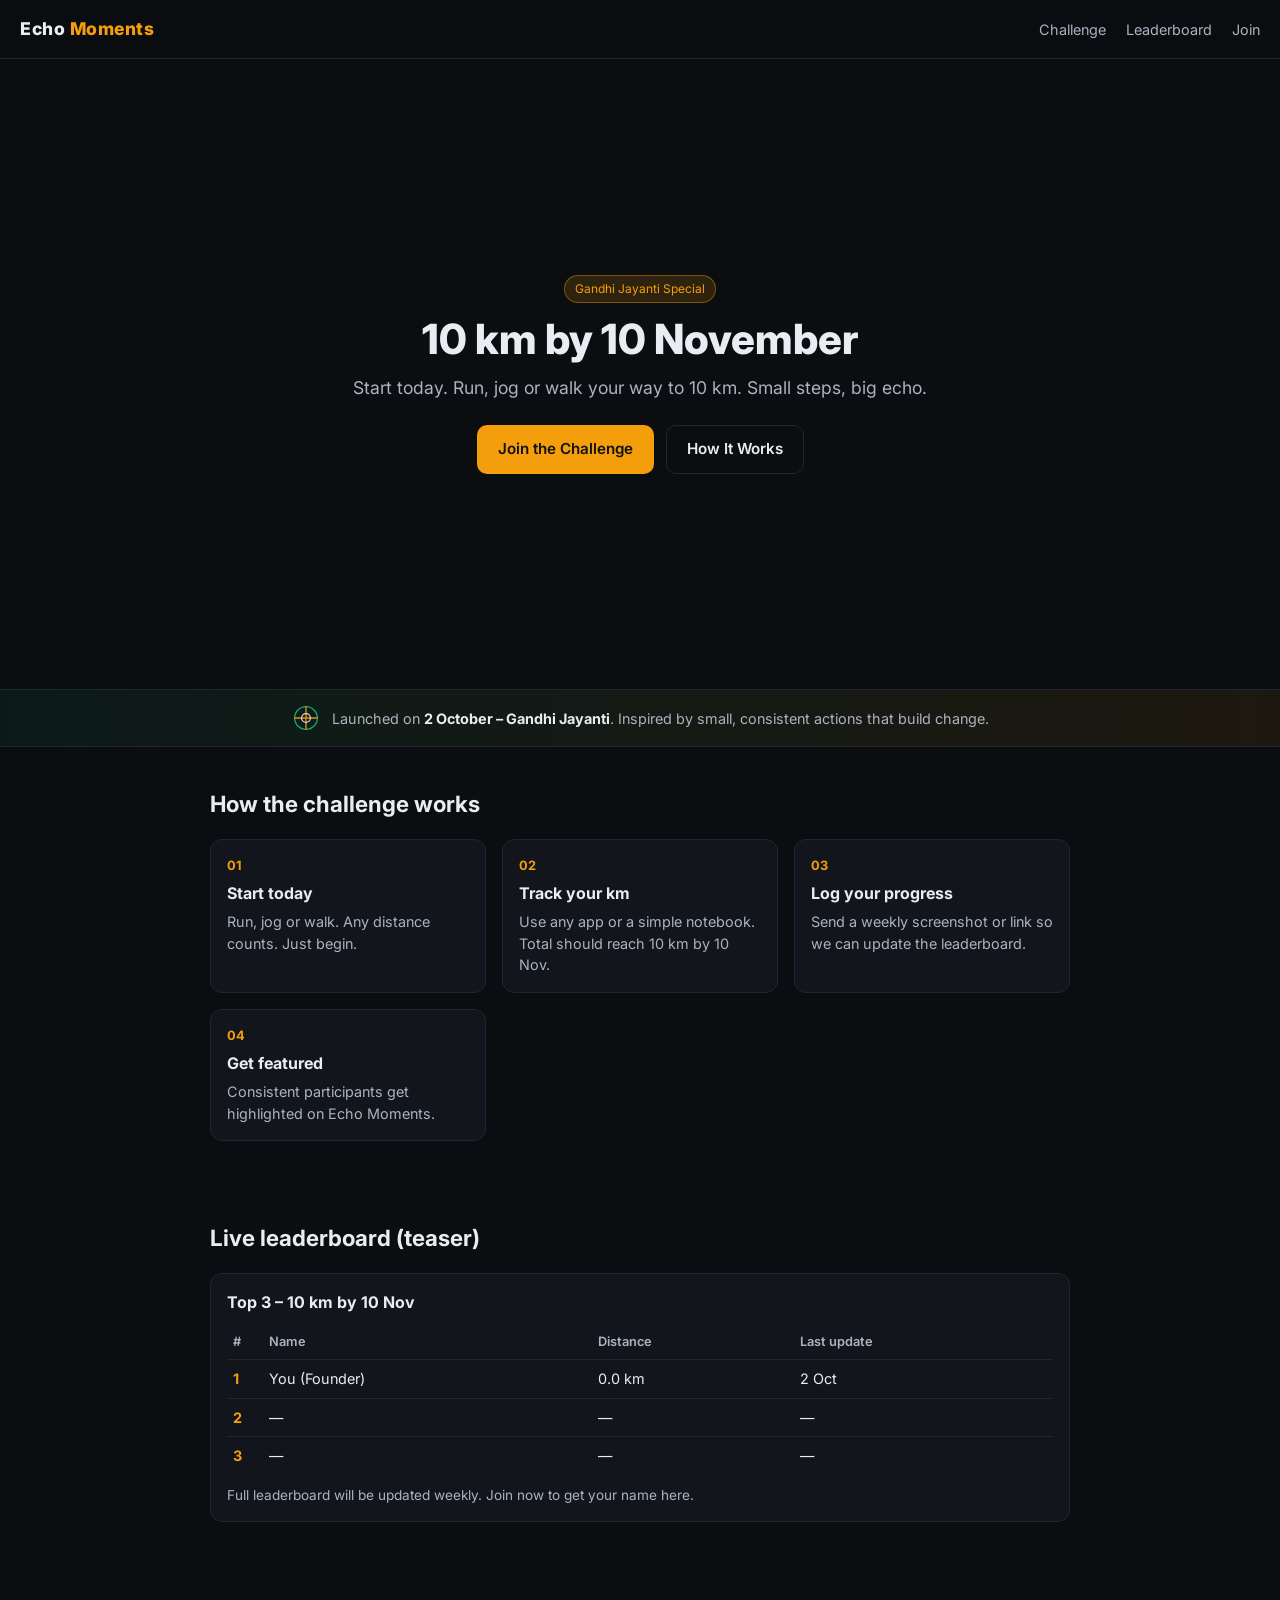
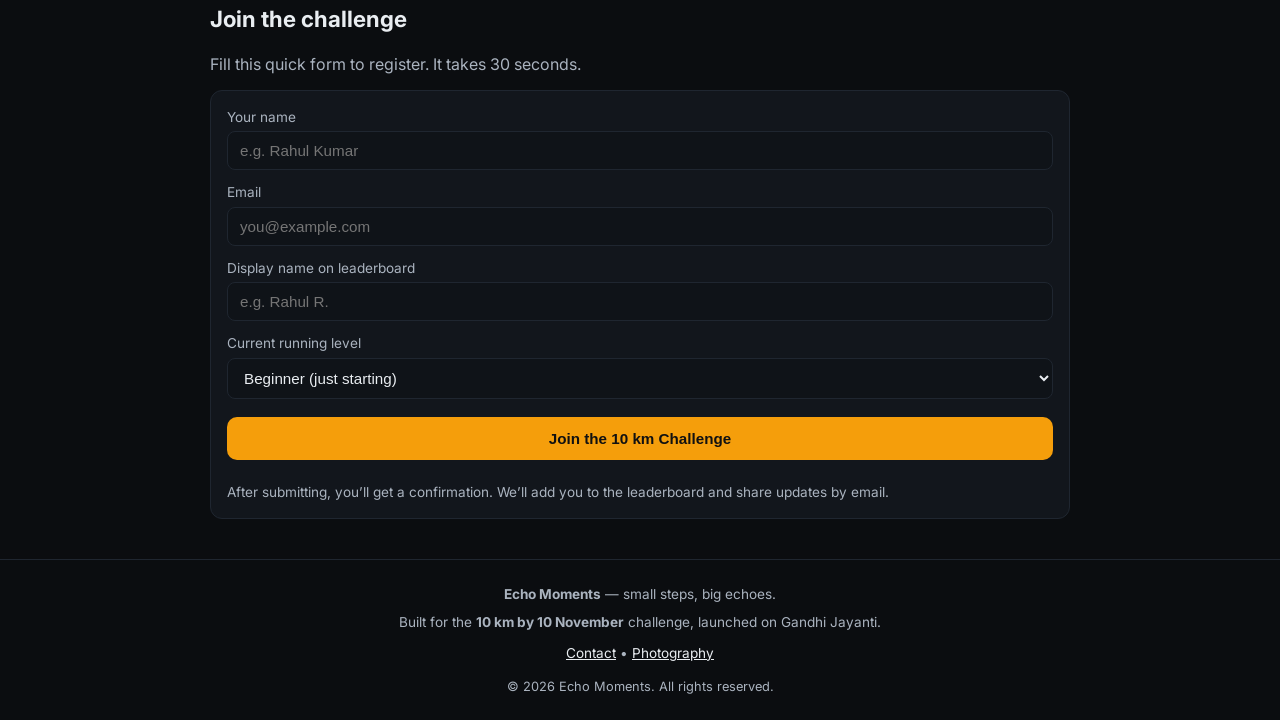
<file: index.html>
<!DOCTYPE html>
<html lang="en">
<head>
  <meta charset="UTF-8" />
  <title>Echo Moments — 10 km by 10 Nov Challenge</title>
  <meta name="viewport" content="width=device-width, initial-scale=1" />
  <meta name="description" content="Start today. Run, jog or walk 10 km by 10 November. A simple Gandhi Jayanti challenge from Echo Moments." />

  <!-- Google Fonts -->
  <link rel="preconnect" href="https://fonts.googleapis.com" />
  <link rel="preconnect" href="https://fonts.gstatic.com" crossorigin />
  <link href="https://fonts.googleapis.com/css2?family=Inter:wght@400;600;800&display=swap" rel="stylesheet" />

  <style>
    :root {
      --bg: #0b0d10;
      --text: #e9edf1;
      --muted: #aab3bf;
      --accent: #f59e0b; /* warm orange */
      --accent-2: #10b981; /* green for Gandhi / growth */
      --card: #12161c;
      --border: #1f2630;
    }

    * {
      box-sizing: border-box;
      margin: 0;
      padding: 0;
    }

    body {
      font-family: 'Inter', system-ui, -apple-system, sans-serif;
      background: var(--bg);
      color: var(--text);
      line-height: 1.5;
    }

    a {
      color: inherit;
      text-decoration: none;
    }

    /* Header */
    header {
      display: flex;
      align-items: center;
      justify-content: space-between;
      padding: 16px 20px;
      border-bottom: 1px solid var(--border);
      position: sticky;
      top: 0;
      background: rgba(11,13,16,0.9);
      backdrop-filter: blur(6px);
      z-index: 10;
    }

    .logo {
      font-weight: 800;
      font-size: 1.1rem;
      letter-spacing: 0.5px;
    }

    .logo span {
      color: var(--accent);
    }

    nav a {
      font-size: 0.9rem;
      color: var(--muted);
      margin-left: 16px;
    }

    nav a:hover {
      color: var(--text);
    }

    /* Hero */
    .hero {
      position: relative;
      min-height: 70vh;
      display: flex;
      align-items: center;
      justify-content: center;
      text-align: center;
      padding: 40px 20px;
      overflow: hidden;
      background:
        linear-gradient(180deg, rgba(11,13,16,0.6), rgba(11,13,16,0.9)),
        url('https://images.pexels.com/photos/17843096/pexels-photo-17843096.jpeg?auto=compress&cs=tinysrgb&w=1600')
        center / cover no-repeat;
    }

    .hero-inner {
      max-width: 720px;
    }

    .badge {
      display: inline-block;
      font-size: 0.75rem;
      padding: 4px 10px;
      border-radius: 999px;
      background: rgba(245, 158, 11, 0.15);
      color: var(--accent);
      border: 1px solid rgba(245, 158, 11, 0.4);
      margin-bottom: 14px;
    }

    h1 {
      font-size: clamp(1.8rem, 5vw, 2.6rem);
      font-weight: 800;
      line-height: 1.1;
      margin-bottom: 12px;
    }

    .sub {
      font-size: clamp(0.95rem, 2.5vw, 1.1rem);
      color: var(--muted);
      margin-bottom: 24px;
    }

    .cta-row {
      display: flex;
      gap: 12px;
      justify-content: center;
      flex-wrap: wrap;
    }

    .btn {
      display: inline-block;
      padding: 12px 20px;
      border-radius: 10px;
      font-weight: 600;
      font-size: 0.95rem;
      border: 1px solid transparent;
      transition: transform 0.15s ease, background 0.2s ease, border-color 0.2s ease;
    }

    .btn:hover {
      transform: translateY(-1px);
    }

    .btn-primary {
      background: var(--accent);
      color: #111;
    }

    .btn-secondary {
      background: transparent;
      color: var(--text);
      border-color: var(--border);
    }

    /* Gandhi Jayanti strip */
    .gandhi-strip {
      display: flex;
      align-items: center;
      justify-content: center;
      gap: 12px;
      padding: 14px 20px;
      background: linear-gradient(90deg, rgba(16,185,129,0.08), rgba(245,158,11,0.08));
      border-top: 1px solid var(--border);
      border-bottom: 1px solid var(--border);
      font-size: 0.9rem;
      color: var(--muted);
      flex-wrap: wrap;
    }

    .gandhi-strip strong {
      color: var(--text);
    }

    .charkha {
      width: 28px;
      height: 28px;
      opacity: 0.9;
    }

    /* How it works */
    .section {
      padding: 40px 20px;
      max-width: 900px;
      margin: 0 auto;
    }

    .section-title {
      font-size: 1.4rem;
      font-weight: 700;
      margin-bottom: 16px;
    }

    .steps {
      display: grid;
      grid-template-columns: repeat(auto-fit, minmax(220px, 1fr));
      gap: 16px;
      margin-top: 18px;
    }

    .step {
      background: var(--card);
      border: 1px solid var(--border);
      border-radius: 12px;
      padding: 16px;
    }

    .step-num {
      font-size: 0.8rem;
      color: var(--accent);
      font-weight: 700;
      margin-bottom: 6px;
    }

    .step h3 {
      font-size: 1rem;
      margin-bottom: 6px;
    }

    .step p {
      font-size: 0.9rem;
      color: var(--muted);
    }

    /* Leaderboard teaser */
    .leaderboard-card {
      background: var(--card);
      border: 1px solid var(--border);
      border-radius: 12px;
      padding: 16px;
      margin-top: 18px;
    }

    .lb-title {
      font-size: 1rem;
      font-weight: 700;
      margin-bottom: 10px;
    }

    .lb-table {
      width: 100%;
      border-collapse: collapse;
      font-size: 0.9rem;
    }

    .lb-table th,
    .lb-table td {
      text-align: left;
      padding: 8px 6px;
      border-bottom: 1px solid var(--border);
    }

    .lb-table th {
      color: var(--muted);
      font-weight: 600;
      font-size: 0.8rem;
    }

    .lb-table tr:last-child td {
      border-bottom: none;
    }

    .rank {
      width: 36px;
      text-align: center;
      font-weight: 700;
      color: var(--accent);
    }

    .join-note {
      font-size: 0.85rem;
      color: var(--muted);
      margin-top: 10px;
    }

    /* Footer */
    footer {
      border-top: 1px solid var(--border);
      padding: 24px 20px;
      text-align: center;
      color: var(--muted);
      font-size: 0.85rem;
    }

    footer a {
      color: var(--text);
      text-decoration: underline;
    }

    /* Responsive tweaks */
    @media (max-width: 600px) {
      .cta-row {
        flex-direction: column;
        align-items: stretch;
      }
      .btn {
        text-align: center;
      }
    }
  </style>
</head>
<body>

  <!-- Header -->
  <header>
    <div class="logo">Echo <span>Moments</span></div>
    <nav>
      <a href="#challenge">Challenge</a>
      <a href="#leaderboard">Leaderboard</a>
      <a href="#join">Join</a>
    </nav>
  </header>

  <!-- Hero -->
  <section class="hero">
    <div class="hero-inner">
      <span class="badge">Gandhi Jayanti Special</span>
      <h1>10 km by 10 November</h1>
      <p class="sub">
        Start today. Run, jog or walk your way to 10 km. Small steps, big echo.
      </p>
      <div class="cta-row">
        <a class="btn btn-primary" href="#join">Join the Challenge</a>
        <a class="btn btn-secondary" href="#how">How It Works</a>
      </div>
    </div>
  </section>

  <!-- Gandhi Jayanti strip -->
  <div class="gandhi-strip">
    <!-- Simple inline charkha SVG -->
    <svg class="charkha" viewBox="0 0 64 64" fill="none" xmlns="http://www.w3.org/2000/svg">
      <circle cx="32" cy="32" r="26" stroke="#10b981" stroke-width="3"/>
      <path d="M32 6v52M6 32h52" stroke="#f59e0b" stroke-width="3" stroke-linecap="round"/>
      <circle cx="32" cy="32" r="10" stroke="#e9edf1" stroke-width="3"/>
    </svg>
    <div>
      Launched on <strong>2 October – Gandhi Jayanti</strong>.  
      Inspired by small, consistent actions that build change.
    </div>
  </div>

  <!-- How it works -->
  <section id="how" class="section">
    <h2 class="section-title">How the challenge works</h2>
    <div class="steps">
      <div class="step">
        <div class="step-num">01</div>
        <h3>Start today</h3>
        <p>Run, jog or walk. Any distance counts. Just begin.</p>
      </div>
      <div class="step">
        <div class="step-num">02</div>
        <h3>Track your km</h3>
        <p>Use any app or a simple notebook. Total should reach 10 km by 10 Nov.</p>
      </div>
      <div class="step">
        <div class="step-num">03</div>
        <h3>Log your progress</h3>
        <p>Send a weekly screenshot or link so we can update the leaderboard.</p>
      </div>
      <div class="step">
        <div class="step-num">04</div>
        <h3>Get featured</h3>
        <p>Consistent participants get highlighted on Echo Moments.</p>
      </div>
    </div>
  </section>

  <!-- Leaderboard teaser -->
  <section id="leaderboard" class="section">
    <h2 class="section-title">Live leaderboard (teaser)</h2>
    <div class="leaderboard-card">
      <div class="lb-title">Top 3 – 10 km by 10 Nov</div>
      <table class="lb-table">
        <thead>
          <tr>
            <th class="rank">#</th>
            <th>Name</th>
            <th>Distance</th>
            <th>Last update</th>
          </tr>
        </thead>
        <tbody>
          <!-- Edit these rows as people join -->
          <tr>
            <td class="rank">1</td>
            <td>You (Founder)</td>
            <td>0.0 km</td>
            <td>2 Oct</td>
          </tr>
          <tr>
            <td class="rank">2</td>
            <td>—</td>
            <td>—</td>
            <td>—</td>
          </tr>
          <tr>
            <td class="rank">3</td>
            <td>—</td>
            <td>—</td>
            <td>—</td>
          </tr>
        </tbody>
      </table>
      <p class="join-note">
        Full leaderboard will be updated weekly. Join now to get your name here.
      </p>
    </div>
  </section>

  <!-- Join section -->
  <section id="join" class="section">
    <h2 class="section-title">Join the challenge</h2>
    <p style="color: var(--muted); margin-bottom: 14px;">
      Fill this quick form to register. It takes 30 seconds.
    </p>

    <!-- Replace ACTION with your Google Form / Tally / Typeform URL -->
    <form
      action="https://forms.gle/b3squjN2DBmxyEnc7"
      method="POST"
      target="_blank"
      style="
        background: var(--card);
        border: 1px solid var(--border);
        border-radius: 12px;
        padding: 16px;
        display: grid;
        gap: 12px;
      "
    >
      <div>
        <label style="display:block; font-size:0.85rem; color:var(--muted); margin-bottom:4px;">
          Your name
        </label>
        <input
          type="text"
          name="entry.YOUR_NAME_FIELD_ID"
          required
          placeholder="e.g. Rahul Kumar"
          style="
            width:100%;
            padding:10px 12px;
            border-radius:8px;
            border:1px solid var(--border);
            background:#0f1318;
            color:var(--text);
            font-size:0.95rem;
          "
        />
      </div>

      <div>
        <label style="display:block; font-size:0.85rem; color:var(--muted); margin-bottom:4px;">
          Email
        </label>
        <input
          type="email"
          name="entry.YOUR_EMAIL_FIELD_ID"
          required
          placeholder="you@example.com"
          style="
            width:100%;
            padding:10px 12px;
            border-radius:8px;
            border:1px solid var(--border);
            background:#0f1318;
            color:var(--text);
            font-size:0.95rem;
          "
        />
      </div>

      <div>
        <label style="display:block; font-size:0.85rem; color:var(--muted); margin-bottom:4px;">
          Display name on leaderboard
        </label>
        <input
          type="text"
          name="entry.YOUR_DISPLAY_NAME_FIELD_ID"
          placeholder="e.g. Rahul R."
          style="
            width:100%;
            padding:10px 12px;
            border-radius:8px;
            border:1px solid var(--border);
            background:#0f1318;
            color:var(--text);
            font-size:0.95rem;
          "
        />
      </div>

      <div>
        <label style="display:block; font-size:0.85rem; color:var(--muted); margin-bottom:4px;">
          Current running level
        </label>
        <select
          name="entry.YOUR_LEVEL_FIELD_ID"
          style="
            width:100%;
            padding:10px 12px;
            border-radius:8px;
            border:1px solid var(--border);
            background:#0f1318;
            color:var(--text);
            font-size:0.95rem;
          "
        >
          <option value="Beginner">Beginner (just starting)</option>
          <option value="Intermediate">Intermediate (some running experience)</option>
          <option value="Advanced">Advanced (regular runner)</option>
        </select>
      </div>

      <button
        type="submit"
        class="btn btn-primary"
        style="width:100%; margin-top: 6px;"
      >
        Join the 10 km Challenge
      </button>

      <p class="join-note">
        After submitting, you’ll get a confirmation. We’ll add you to the leaderboard and share updates by email.
      </p>
    </form>
  </section>

  <!-- Footer -->
  <footer>
    <div style="max-width: 900px; margin: 0 auto;">
      <div style="margin-bottom: 8px;">
        <strong>Echo Moments</strong> — small steps, big echoes.
      </div>
      <div>
        Built for the <strong>10 km by 10 November</strong> challenge, launched on Gandhi Jayanti.
      </div>
      <div style="margin-top: 10px;">
        <a href="mailto:your-email@example.com">Contact</a> •
        <a href="/portfolio">Photography</a>
      </div>
      <div style="margin-top: 14px; font-size: 0.8rem;">
        © 2026 Echo Moments. All rights reserved.
      </div>
    </div>
  </footer>

</body>
</html>
</file>
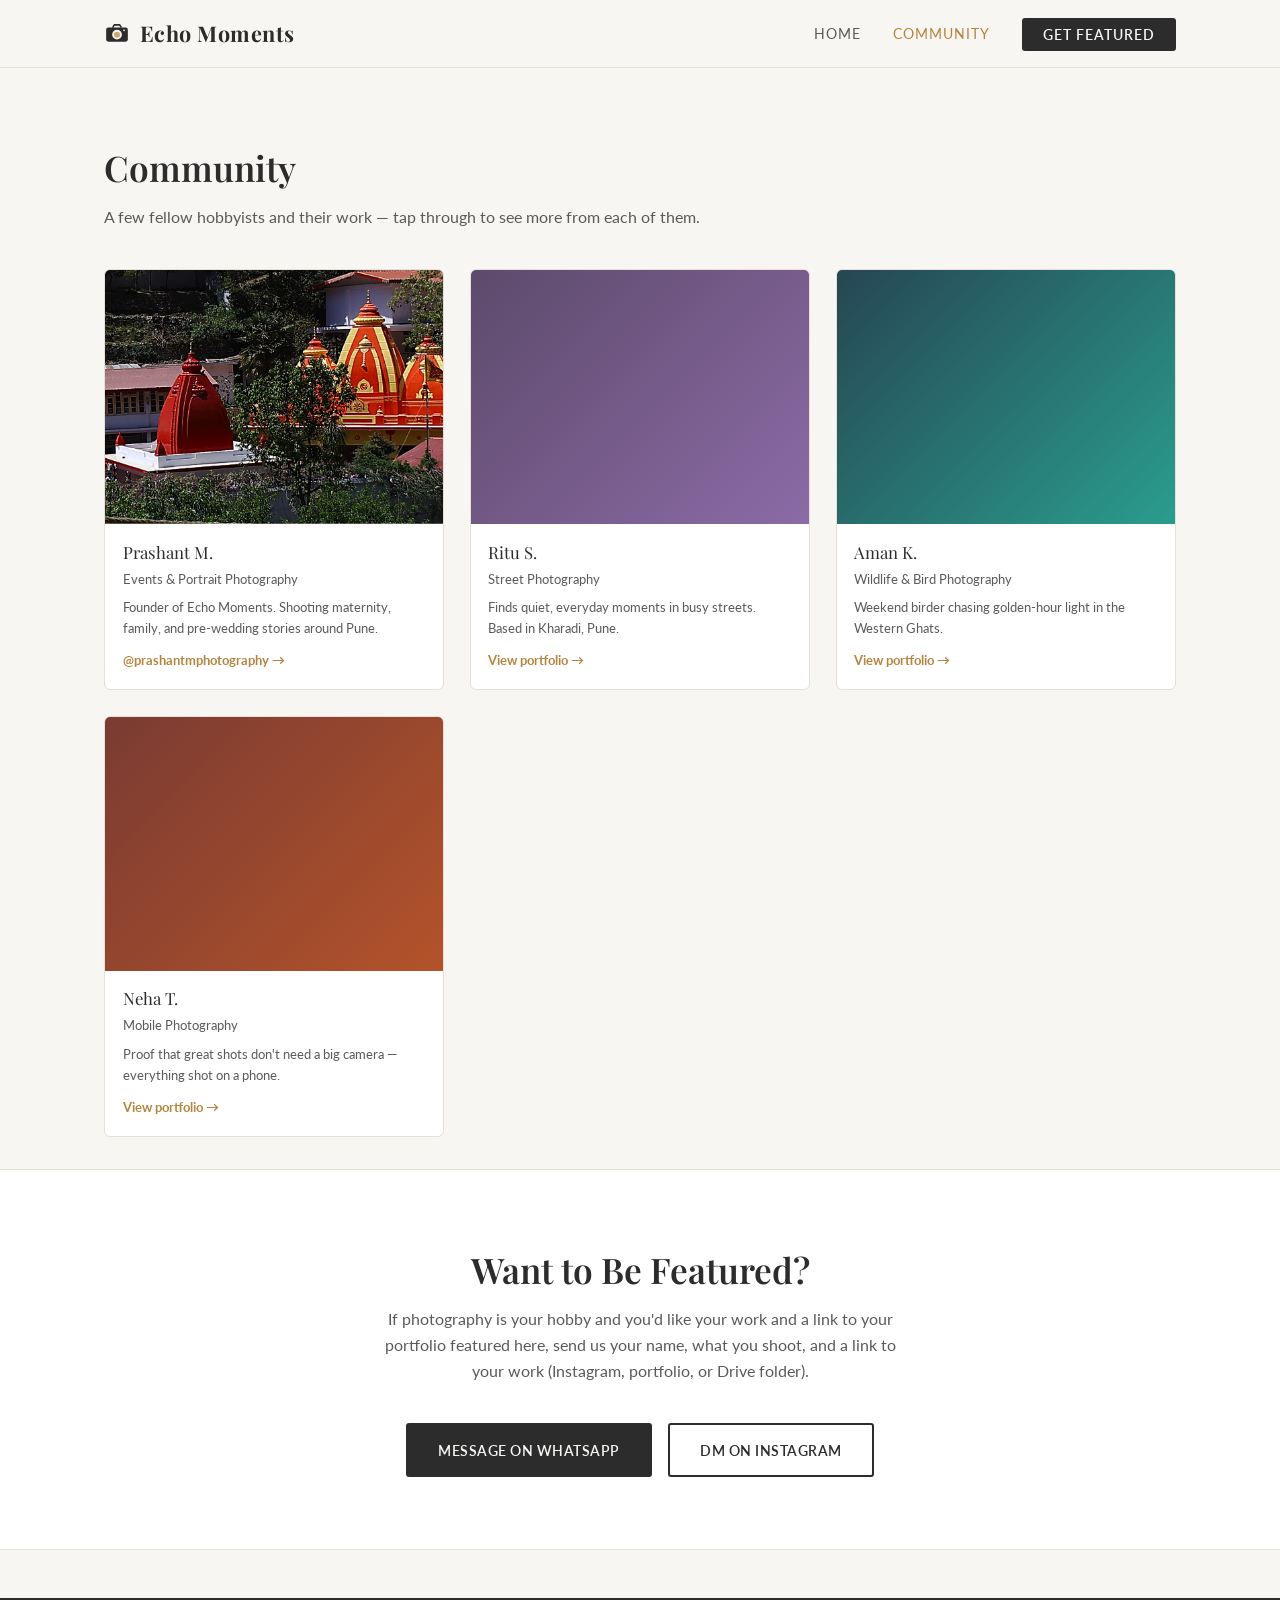
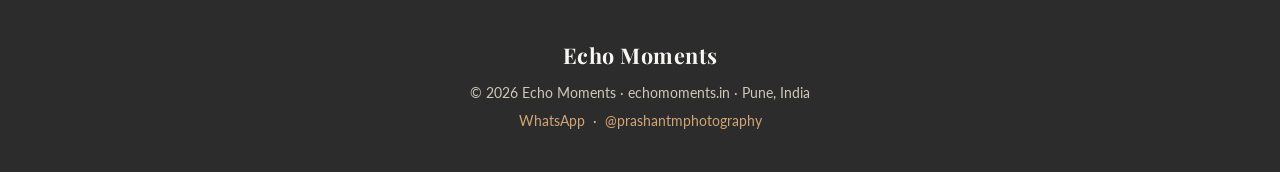
<file: community.html>
<!DOCTYPE html>
<html lang="en">
<head>
<meta charset="UTF-8">
<meta name="viewport" content="width=device-width, initial-scale=1.0">
<title>Community | Echo Moments</title>
<meta name="description" content="Meet the hobbyist and emerging photographers featured by Echo Moments — and their work.">
<link rel="preconnect" href="https://fonts.googleapis.com">
<link href="https://fonts.googleapis.com/css2?family=Playfair+Display:wght@500;600;700&family=Lato:wght@300;400;700&display=swap" rel="stylesheet">
<link rel="stylesheet" href="css/style.css">
</head>
<body>

<nav class="nav">
  <div class="nav-inner">
    <a href="index.html" class="brand">
      <svg width="26" height="26" viewBox="0 0 48 48" fill="none">
        <rect x="4" y="14" width="40" height="26" rx="4" fill="#2c2c2c"/>
        <path d="M16 14L19 9H29L32 14" stroke="#2c2c2c" stroke-width="3" fill="none" stroke-linejoin="round"/>
        <circle cx="24" cy="27" r="9" fill="#f8f6f3"/>
        <circle cx="24" cy="27" r="5.5" fill="#d4a574"/>
        <circle cx="37" cy="19" r="1.6" fill="#f8f6f3"/>
      </svg>
      Echo Moments
    </a>
    <button class="nav-toggle" aria-label="Menu">☰</button>
    <ul class="nav-links">
      <li><a href="index.html">Home</a></li>
      <li><a href="community.html" class="active">Community</a></li>
      <li><a href="#get-featured" class="nav-cta">Get Featured</a></li>
    </ul>
  </div>
</nav>

<section class="section" style="padding-bottom:2rem;">
  <div class="container">
    <h2 class="section-title">Community</h2>
    <p class="section-sub">A few fellow hobbyists and their work — tap through to see more from each of them.</p>
    <div id="communityGrid" class="photo-grid"></div>
  </div>
</section>

<section class="section" id="get-featured" style="background:var(--card);border-top:1px solid var(--line);border-bottom:1px solid var(--line);">
  <div class="container center">
    <h2 class="section-title">Want to Be Featured?</h2>
    <p class="section-sub" style="max-width:520px;margin-left:auto;margin-right:auto;">
      If photography is your hobby and you'd like your work and a link to your portfolio featured here,
      send us your name, what you shoot, and a link to your work (Instagram, portfolio, or Drive folder).
    </p>
    <div class="hero-actions" style="justify-content:center;">
      <a href="https://wa.me/919764500096?text=Hi!%20I'd%20like%20to%20be%20featured%20on%20the%20Echo%20Moments%20community%20page." target="_blank" rel="noopener" class="btn btn-primary">Message on WhatsApp</a>
      <a href="https://instagram.com/prashantmphotography" target="_blank" rel="noopener" class="btn btn-outline">DM on Instagram</a>
    </div>
  </div>
</section>

<footer>
  <div class="brand">Echo Moments</div>
  <p>&copy; 2026 Echo Moments · echomoments.in · Pune, India</p>
  <p style="margin-top:0.4rem;">
    <a href="https://wa.me/919764500096" target="_blank" rel="noopener" style="color:#d4a574;">WhatsApp</a>
    &nbsp;·&nbsp;
    <a href="https://instagram.com/prashantmphotography" target="_blank" rel="noopener" style="color:#d4a574;">@prashantmphotography</a>
  </p>
</footer>

<script src="js/community-data.js"></script>
<script src="js/community.js"></script>
<script src="js/main.js"></script>
</body>
</html>
</file>
<file: css/style.css>
:root {
  --ink: #2c2c2c;
  --ink-soft: #5a5a5a;
  --brown: #8b7355;
  --gold: #d4a574;
  --gold-deep: #b5843f;
  --paper: #f8f6f3;
  --card: #ffffff;
  --line: #e6e0d6;
  --danger: #b4532a;
}

* { margin: 0; padding: 0; box-sizing: border-box; }

body {
  font-family: 'Lato', Arial, sans-serif;
  background: var(--paper);
  color: var(--ink);
  line-height: 1.6;
}

h1, h2, h3, .brand, .serif { font-family: 'Playfair Display', Georgia, serif; }

a { color: inherit; text-decoration: none; }
img { max-width: 100%; display: block; }

/* ---------- Nav ---------- */
.nav {
  position: sticky;
  top: 0;
  z-index: 50;
  background: rgba(248, 246, 243, 0.96);
  backdrop-filter: blur(8px);
  border-bottom: 1px solid var(--line);
}
.nav-inner {
  max-width: 1200px;
  margin: 0 auto;
  padding: 1rem 5%;
  display: flex;
  align-items: center;
  justify-content: space-between;
}
.brand {
  display: flex;
  align-items: center;
  gap: 0.6rem;
  font-size: 1.35rem;
  font-weight: 700;
  letter-spacing: 0.5px;
}
.brand svg { flex-shrink: 0; }
.nav-links {
  display: flex;
  align-items: center;
  gap: 2rem;
  list-style: none;
}
.nav-links li + li { margin-left: 2rem; }
.nav-links li { margin-left: 0; }
.nav-links { gap: 0; }
.nav-links li:first-child { margin-left: 0; }
.nav-links a {
  font-size: 0.85rem;
  text-transform: uppercase;
  letter-spacing: 1px;
  color: var(--ink-soft);
  transition: color 0.2s ease;
}
.nav-links a:hover, .nav-links a.active { color: var(--gold-deep); }
.nav-cta {
  background: var(--ink);
  color: var(--paper) !important;
  padding: 0.55rem 1.3rem;
  border-radius: 3px;
  font-weight: 600;
}
.nav-cta:hover { background: var(--gold-deep); }
.nav-toggle { display: none; background: none; border: none; cursor: pointer; }

/* ---------- Layout helpers ---------- */
.container { max-width: 1200px; margin: 0 auto; padding: 0 5%; }
.section { padding: 4.5rem 0; }
.section-title { font-size: 2.2rem; font-weight: 600; margin-bottom: 0.5rem; }
.section-sub { color: var(--ink-soft); margin-bottom: 2.5rem; font-size: 1rem; }
.center { text-align: center; }

.btn {
  display: inline-flex;
  align-items: center;
  gap: 0.5rem;
  padding: 0.85rem 1.9rem;
  border-radius: 3px;
  font-weight: 600;
  font-size: 0.9rem;
  letter-spacing: 0.5px;
  text-transform: uppercase;
  cursor: pointer;
  border: 2px solid transparent;
  transition: all 0.2s ease;
}
.btn-primary { background: var(--ink); color: var(--paper); }
.btn-primary:hover { background: var(--gold-deep); }
.btn-outline { background: transparent; border-color: var(--ink); color: var(--ink); }
.btn-outline:hover { background: var(--ink); color: var(--paper); }
.btn:disabled { opacity: 0.5; cursor: not-allowed; }
.btn-full { width: 100%; justify-content: center; }

/* ---------- Hero ---------- */
.hero {
  background: linear-gradient(135deg, #2c2c2c 0%, #43392f 100%);
  color: var(--paper);
  padding: 6rem 5% 5rem;
  text-align: center;
}
.hero h1 { font-size: 3rem; margin-bottom: 1rem; line-height: 1.2; }
.hero p { font-size: 1.15rem; color: #d8d2c6; max-width: 560px; margin: 0 auto 2rem; }
.hero-actions { display: flex; gap: 1rem; justify-content: center; flex-wrap: wrap; }

/* ---------- Grid / cards ---------- */
.photo-grid {
  display: grid;
  grid-template-columns: repeat(3, 1fr);
  gap: 1.6rem;
}
.photo-card {
  background: var(--card);
  border: 1px solid var(--line);
  border-radius: 6px;
  overflow: hidden;
  cursor: pointer;
  transition: transform 0.2s ease, box-shadow 0.2s ease;
}
.photo-card:hover { transform: translateY(-4px); box-shadow: 0 14px 30px rgba(0,0,0,0.1); }
.photo-card .thumb {
  width: 100%;
  aspect-ratio: 4/3;
  object-fit: cover;
  background: linear-gradient(135deg, var(--brown), var(--gold));
}
.photo-card .info { padding: 0.9rem 1.1rem 1.1rem; }
.photo-card .p-title { font-family: 'Playfair Display', serif; font-size: 1.05rem; margin-bottom: 0.2rem; }
.photo-card .p-meta { font-size: 0.8rem; color: var(--ink-soft); display: flex; justify-content: space-between; align-items: center; }
.photo-card .p-story { font-size: 0.82rem; color: var(--ink-soft); margin-top: 0.5rem; display: -webkit-box; -webkit-line-clamp: 2; -webkit-box-orient: vertical; overflow: hidden; }
.member-link { display: inline-block; margin-top: 0.7rem; font-size: 0.8rem; font-weight: 700; color: var(--gold-deep); }
.member-link:hover { color: var(--ink); }

.empty-state {
  text-align: center;
  padding: 4rem 1rem;
  color: var(--ink-soft);
  border: 1.5px dashed var(--line);
  border-radius: 8px;
}

/* ---------- Forms ---------- */
.form-card {
  max-width: 460px;
  margin: 0 auto;
  background: var(--card);
  border: 1px solid var(--line);
  border-radius: 8px;
  padding: 2.2rem;
}
.field { margin-bottom: 1.2rem; }
.field label {
  display: block;
  font-size: 0.8rem;
  font-weight: 600;
  text-transform: uppercase;
  letter-spacing: 0.5px;
  color: var(--ink-soft);
  margin-bottom: 0.4rem;
}
.field input, .field textarea, .field select {
  width: 100%;
  padding: 0.75rem 0.9rem;
  border: 1.5px solid var(--line);
  border-radius: 4px;
  font-family: inherit;
  font-size: 0.95rem;
  background: var(--paper);
}
.field input:focus, .field textarea:focus { outline: none; border-color: var(--gold); }
.field textarea { resize: vertical; min-height: 110px; }
.form-note { font-size: 0.85rem; color: var(--ink-soft); margin-top: 1rem; text-align: center; }
.form-note a { color: var(--gold-deep); font-weight: 600; }
.form-msg { font-size: 0.85rem; padding: 0.7rem 0.9rem; border-radius: 4px; margin-bottom: 1rem; display: none; }
.form-msg.error { display: block; background: #f9e3da; color: var(--danger); }
.form-msg.success { display: block; background: #eaf2e6; color: #4a6b3d; }

.tab-switch { display: flex; gap: 0.5rem; margin-bottom: 1.6rem; background: var(--paper); border: 1px solid var(--line); border-radius: 5px; padding: 4px; }
.tab-switch button {
  flex: 1; padding: 0.6rem; border: none; background: none; border-radius: 3px;
  font-weight: 600; font-size: 0.85rem; cursor: pointer; color: var(--ink-soft);
}
.tab-switch button.active { background: var(--ink); color: var(--paper); }

/* ---------- Upload dropzone ---------- */
.dropzone {
  border: 2px dashed var(--line);
  border-radius: 8px;
  padding: 2.2rem 1rem;
  text-align: center;
  cursor: pointer;
  background: var(--paper);
  margin-bottom: 1.2rem;
  position: relative;
  overflow: hidden;
}
.dropzone img { max-height: 260px; margin: 0 auto; border-radius: 4px; }
.dropzone .hint { color: var(--ink-soft); font-size: 0.9rem; }

/* ---------- Modal (photo detail + comments) ---------- */
.modal-backdrop {
  display: none;
  position: fixed; inset: 0;
  background: rgba(20, 18, 15, 0.72);
  z-index: 100;
  align-items: flex-start;
  justify-content: center;
  overflow-y: auto;
  padding: 3rem 1rem;
}
.modal-backdrop.open { display: flex; }
.modal {
  background: var(--card);
  max-width: 900px;
  width: 100%;
  border-radius: 10px;
  overflow: hidden;
  display: grid;
  grid-template-columns: 1.3fr 1fr;
}
.modal-img { background: linear-gradient(135deg, var(--brown), var(--gold)); min-height: 320px; }
.modal-img img { width: 100%; height: 100%; object-fit: cover; }
.modal-body { padding: 1.8rem; display: flex; flex-direction: column; max-height: 85vh; }
.modal-close { align-self: flex-end; background: none; border: none; cursor: pointer; color: var(--ink-soft); font-size: 1.4rem; line-height: 1; margin-bottom: 0.5rem; }
.modal-title { font-size: 1.4rem; margin-bottom: 0.2rem; }
.modal-author { font-size: 0.85rem; color: var(--ink-soft); margin-bottom: 1rem; }
.modal-story { font-size: 0.95rem; color: var(--ink); margin-bottom: 1.4rem; flex-shrink: 0; }
.comments-list { flex: 1; overflow-y: auto; border-top: 1px solid var(--line); padding-top: 1rem; margin-bottom: 1rem; }
.comment { margin-bottom: 1rem; }
.comment .c-name { font-weight: 700; font-size: 0.85rem; }
.comment .c-text { font-size: 0.88rem; color: var(--ink-soft); }
.comment-form { display: flex; gap: 0.5rem; }
.comment-form input { flex: 1; }

footer {
  background: var(--ink);
  color: #cfc8ba;
  text-align: center;
  padding: 2.5rem 5%;
  font-size: 0.85rem;
  margin-top: 3rem;
}
footer .brand { color: var(--paper); justify-content: center; margin-bottom: 0.6rem; }

@media (max-width: 860px) {
  .photo-grid { grid-template-columns: repeat(2, 1fr); }
  .modal { grid-template-columns: 1fr; }
  .modal-img { min-height: 200px; }
  .nav-links { position: fixed; top: 64px; left: 0; right: 0; background: var(--paper); flex-direction: column; padding: 1.5rem; border-bottom: 1px solid var(--line); display: none; gap: 1.2rem; }
  .nav-links.open { display: flex; }
  .nav-toggle { display: block; }
}
@media (max-width: 560px) {
  .photo-grid { grid-template-columns: 1fr; }
  .hero h1 { font-size: 2.2rem; }
}
</file>
